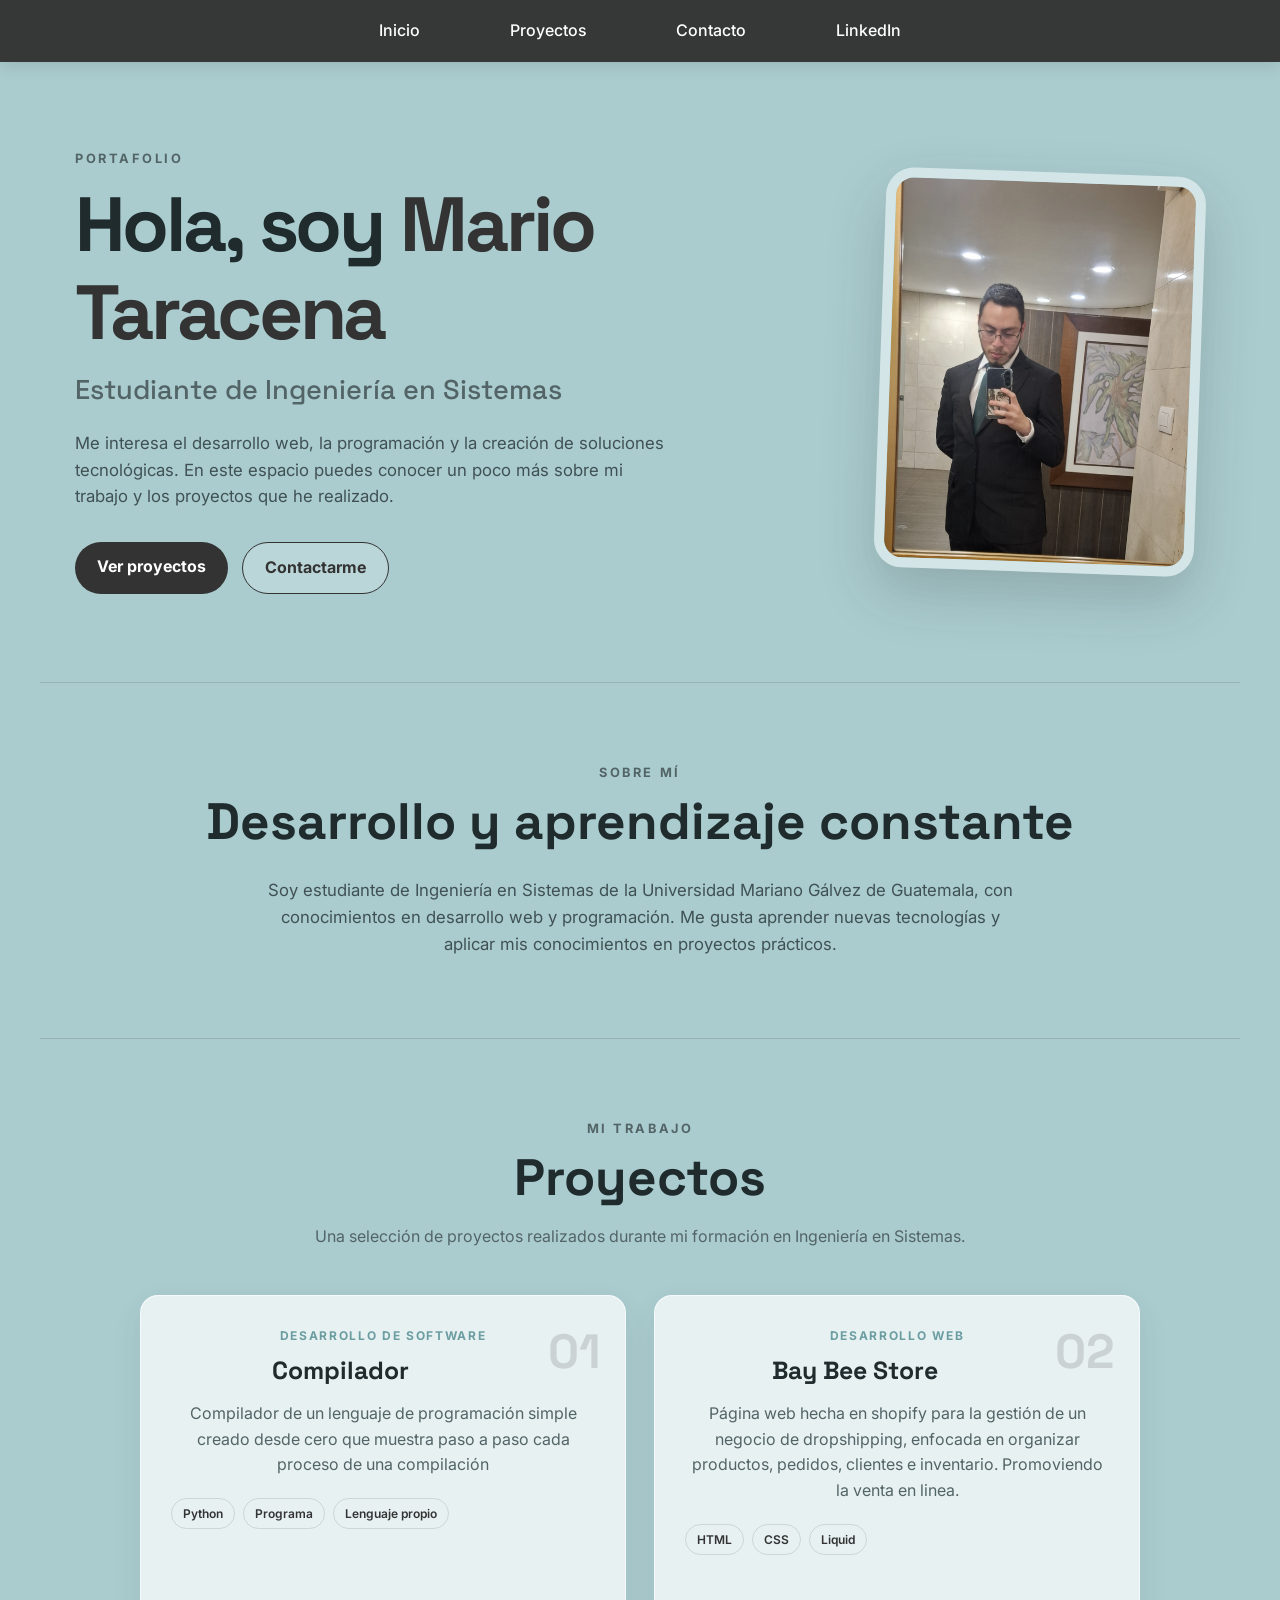
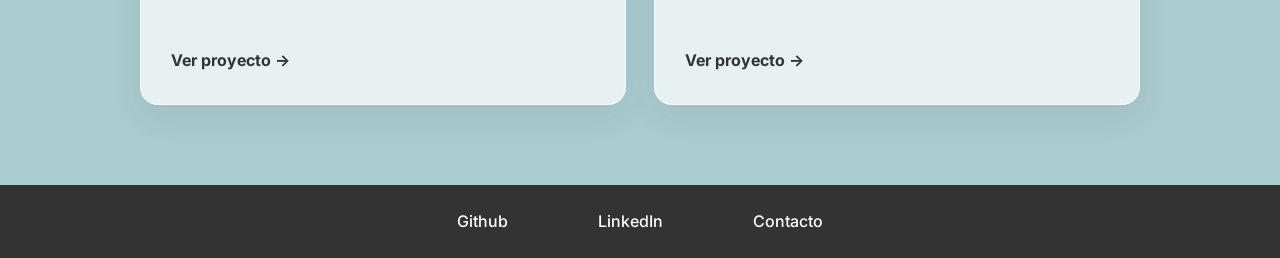
<file: index.html>
<!DOCTYPE html>
<html lang="es">
<head>
    <meta charset="UTF-8">
    <meta name="viewport" content="width=device-width, initial-scale=1.0">
    <meta name="description" content="Portafolio de Mario Taracena, estudiante de Ingeniería en Sistemas.">
    <title>Inicio | Mario Taracena</title>
    <link href="style.css" rel="stylesheet" type="text/css">
</head>

<body>
    <header>
        <nav class="menu" aria-label="Navegación principal">
            <ul class="links">
                <li><a href="index.html">Inicio</a></li>
                <li><a href="proyectos.html">Proyectos</a></li>
                <li><a href="mailto:mariotaracena123@gmail.com">Contacto</a></li>
                <li><a href="https://www.linkedin.com/in/mario-taracena-p%C3%A9rez-4a7136224/">LinkedIn</a></li>
            </ul>
        </nav>
    </header>

    <main class="hero">
        <section class="hero-content">
            <div class="hero-text">
                <p class="eyebrow">PORTAFOLIO</p>
                <h1>Hola, soy <span>Mario Taracena</span></h1>
                <h2>Estudiante de Ingeniería en Sistemas</h2>
                <p class="description">
                    Me interesa el desarrollo web, la programación y la creación de soluciones
                    tecnológicas. En este espacio puedes conocer un poco más sobre mi trabajo
                    y los proyectos que he realizado.
                </p>

                <div class="hero-buttons">
                    <a class="button primary-button" href="proyectos.html">Ver proyectos</a>
                    <a class="button secondary-button" href="mailto:mariotaracena001@gmail.com">Contactarme</a>
                </div>
            </div>

            <div class="hero-image">
                <div class="image-frame">
                    <img src="portada.png" alt="Imagen de presentación (cambiar despues)">
                </div>
            </div>
        </section>

        <section class="intro-section">
            <div class="section-heading">
                <p class="eyebrow">SOBRE MÍ</p>
                <h2>Desarrollo y aprendizaje constante</h2>
            </div>
            <p>
                Soy estudiante de Ingeniería en Sistemas de la Universidad Mariano Gálvez de Guatemala,
                con conocimientos en desarrollo web y programación. Me gusta aprender nuevas tecnologías
                y aplicar mis conocimientos en proyectos prácticos.
            </p>
        </section>

        <section class="projects-section">
            <div class="section-heading centered">
                <p class="eyebrow">MI TRABAJO</p>
                <h1>Proyectos</h1>
                <p>Una selección de proyectos realizados durante mi formación en Ingeniería en Sistemas.</p>
            </div>

            <div class="projects-grid">
                <article class="project-card">
                    <div class="project-number">01</div>
                    <div class="project-content">
                        <p class="project-type">DESARROLLO DE SOFTWARE</p>
                        <h2>Compilador</h2>
                        <p>
                            Compilador de un lenguaje de programación simple creado desde cero que muestra paso a paso cada proceso de una compilación
                        </p>
                        <div class="tags">
                            <span>Python</span>
                            <span>Programa</span>
                            <span>Lenguaje propio</span>
                        </div>
                    </div>
                    <a class="card-link" href="https://github.com/marioo-t/compilador">Ver proyecto <span aria-hidden="true">→</span></a>
                </article>

                <article class="project-card">
                    <div class="project-number">02</div>
                    <div class="project-content">
                        <p class="project-type">DESARROLLO WEB</p>
                        <h2>Bay Bee Store</h2>
                        <p>
                            Página web hecha en shopify para la gestión de un negocio de dropshipping, enfocada en organizar productos, pedidos, clientes e inventario. Promoviendo la venta en linea.
                        </p>
                        <div class="tags">
                            <span>HTML</span>
                            <span>CSS</span>
                            <span>Liquid</span>
                        </div>
                    </div>
                    <a class="card-link" href="https://storebaybee.myshopify.com/">Ver proyecto <span aria-hidden="true">→</span></a>
                </article>
            </div>
        </section>
    </main>

    <footer>
        <ul class="links_footer">
            <li><a href="https://github.com/marioo-t">Github</a></li>
            <li><a href="https://www.linkedin.com/in/mario-taracena-p%C3%A9rez-4a7136224/">LinkedIn</a></li>
            <li><a href="mailto:mariotaracena123@gmail.com">Contacto</a></li>
        </ul>
    </footer>
</body>
</html>
</file>
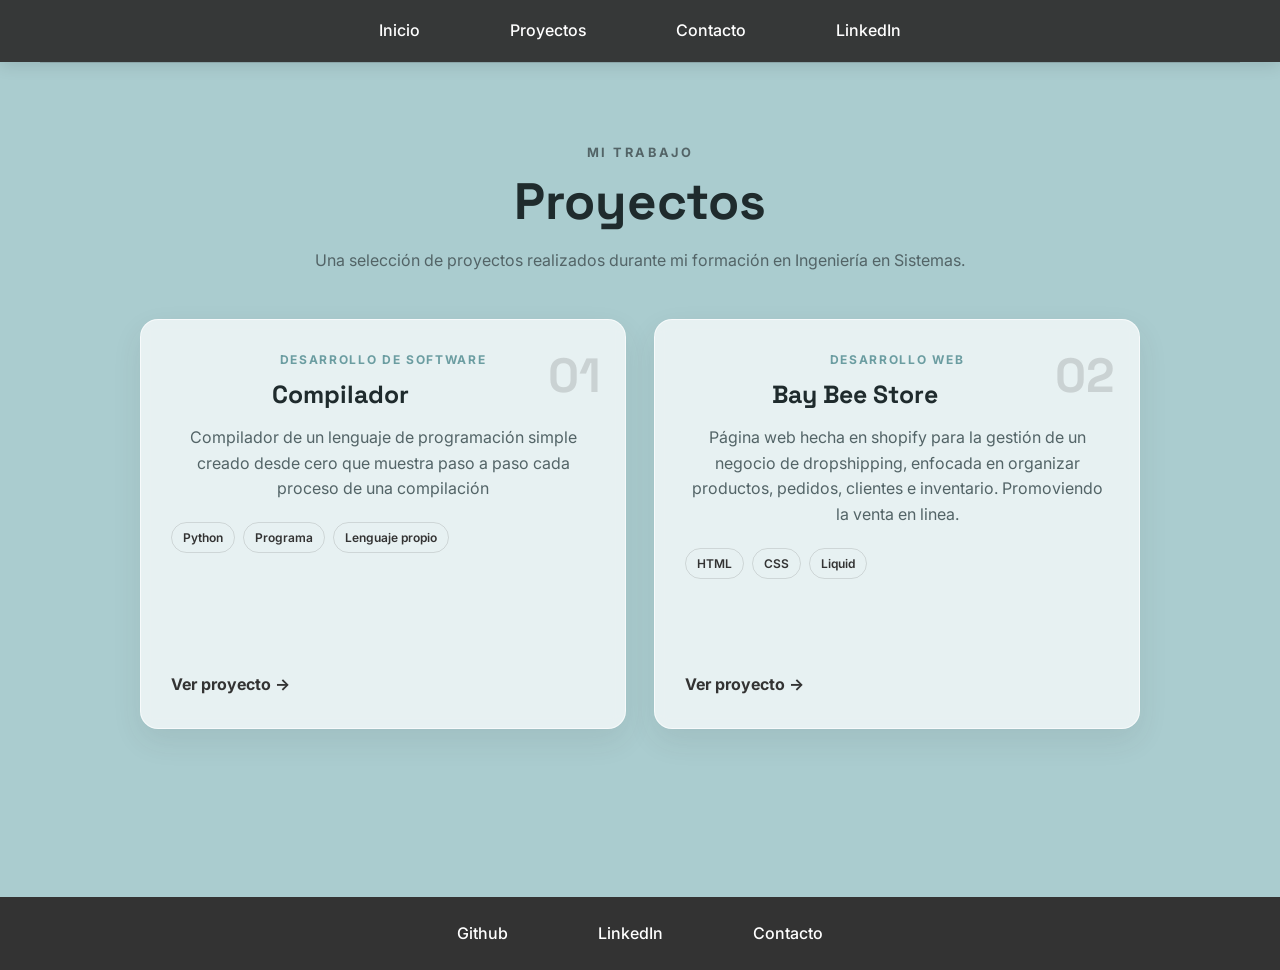
<file: proyectos.html>
<!DOCTYPE html>
<html lang="es">
<head>
    <meta charset="UTF-8">
    <meta name="viewport" content="width=device-width, initial-scale=1.0">
    <meta name="description" content="Proyectos de Mario Taracena.">
    <title>Proyectos | Mario Taracena</title>
    <link href="style.css" rel="stylesheet" type="text/css">
</head>

<body>
    <header>
        <nav class="menu" aria-label="Navegación principal">
            <ul class="links">
                <li><a href="index.html">Inicio</a></li>
                <li><a href="proyectos.html">Proyectos</a></li>
                <li><a href="mailto:mariotaracena123@gmail.com">Contacto</a></li>
                <li><a href="https://www.linkedin.com/in/mario-taracena-p%C3%A9rez-4a7136224/">LinkedIn</a></li>
            </ul>
        </nav>
    </header>

    <main class="projects-page">
        <section class="projects-section">
            <div class="section-heading centered">
                <p class="eyebrow">MI TRABAJO</p>
                <h1>Proyectos</h1>
                <p>Una selección de proyectos realizados durante mi formación en Ingeniería en Sistemas.</p>
            </div>

            <div class="projects-grid">
                <article class="project-card">
                    <div class="project-number">01</div>
                    <div class="project-content">
                        <p class="project-type">DESARROLLO DE SOFTWARE</p>
                        <h2>Compilador</h2>
                        <p>
                            Compilador de un lenguaje de programación simple creado desde cero que muestra paso a paso cada proceso de una compilación
                        </p>
                        <div class="tags">
                            <span>Python</span>
                            <span>Programa</span>
                            <span>Lenguaje propio</span>
                        </div>
                    </div>
                    <a class="card-link" href="https://github.com/marioo-t/compilador">Ver proyecto <span aria-hidden="true">→</span></a>
                </article>

                <article class="project-card">
                    <div class="project-number">02</div>
                    <div class="project-content">
                        <p class="project-type">DESARROLLO WEB</p>
                        <h2>Bay Bee Store</h2>
                        <p>
                            Página web hecha en shopify para la gestión de un negocio de dropshipping, enfocada en organizar productos, pedidos, clientes e inventario. Promoviendo la venta en linea.
                        </p>
                        <div class="tags">
                            <span>HTML</span>
                            <span>CSS</span>
                            <span>Liquid</span>
                        </div>
                    </div>
                    <a class="card-link" href="https://storebaybee.myshopify.com/">Ver proyecto <span aria-hidden="true">→</span></a>
                </article>
            </div>
        </section>
    </main>

    <footer>
        <ul class="links_footer">
            <li><a href="https://github.com/marioo-t">Github</a></li>
            <li><a href="https://www.linkedin.com/in/mario-taracena-p%C3%A9rez-4a7136224/">LinkedIn</a></li>
            <li><a href="mailto:mariotaracena123@gmail.com">Contacto</a></li>
        </ul>
    </footer>
</body>
</html>
</file>
<file: style.css>
@import url("https://fonts.googleapis.com/css2?family=Inter:wght@400;500;600&family=Space+Grotesk:wght@500;600;700&display=swap");

:root {
    --primary-color: #AACCCF;
    --secondary-color: #333;
    --secondary-dark: #242424;
    --text-color: #fff;
    --dark-text: #1f2b2d;
    --muted-text: #536467;
    --card-bg: rgba(255, 255, 255, 0.72);
    --border: rgba(51, 51, 51, 0.16);
    --accent: #6b9da1;
    --radius: 18px;
}

* {
    box-sizing: border-box;
    margin: 0;
    padding: 0;
}

html {
    scroll-behavior: smooth;
}

body {
    min-height: 100vh;
    background: var(--primary-color);
    color: var(--dark-text);
    font-family: "Inter", Arial, sans-serif;
    line-height: 1.6;
}

a {
    color: inherit;
}

header {
    background: rgba(51, 51, 51, 0.97);
    position: sticky;
    top: 0;
    z-index: 10;
    box-shadow: 0 3px 16px rgba(0, 0, 0, 0.12);
}

.menu {
    max-width: 1200px;
    margin: 0 auto;
    padding: 0 28px;
}

.links,
.links_footer {
    list-style: none;
    display: flex;
    justify-content: center;
    align-items: center;
    gap: clamp(25px, 7vw, 90px);
    padding: 18px 0;
}

.links a,
.links_footer a {
    color: var(--text-color);
    text-decoration: none;
    font-weight: 500;
    transition: color 0.2s ease, transform 0.2s ease;
}

.links a:hover,
.links_footer a:hover {
    color: #d7f4f6;
}

main {
    width: min(1200px, calc(100% - 40px));
    margin: 0 auto;
}

.hero {
    min-height: calc(100vh - 65px);
}

.hero-content {
    min-height: 620px;
    display: flex;
    align-items: center;
    justify-content: space-between;
    gap: 70px;
    padding: 70px 35px;
}

.hero-text {
    max-width: 620px;
}

.eyebrow {
    margin-bottom: 10px;
    color: var(--muted-text);
    font-size: 0.8rem;
    font-weight: 700;
    letter-spacing: 0.2em;
}

h1,
h2,
h3 {
    font-family: "Space Grotesk", Arial, sans-serif;
    line-height: 1.15;
}

.hero-text h1 {
    font-size: clamp(2.7rem, 6vw, 5rem);
    letter-spacing: -0.04em;
}

.hero-text h1 span {
    color: var(--secondary-color);
}

.hero-text h2 {
    margin-top: 18px;
    color: var(--muted-text);
    font-size: clamp(1.25rem, 2.5vw, 1.7rem);
    font-weight: 500;
}

.description {
    max-width: 590px;
    margin-top: 24px;
    color: #405154;
    font-size: 1.05rem;
}

.hero-buttons {
    display: flex;
    flex-wrap: wrap;
    gap: 14px;
    margin-top: 32px;
}

.button {
    display: inline-block;
    padding: 12px 22px;
    border-radius: 999px;
    text-decoration: none;
    font-weight: 700;
    transition: transform 0.2s ease, box-shadow 0.2s ease, background 0.2s ease;
}

.button:hover {
    transform: translateY(-3px);
    box-shadow: 0 8px 18px rgba(51, 51, 51, 0.16);
}

.primary-button {
    background: var(--secondary-color);
    color: var(--text-color);
}

.secondary-button {
    border: 1px solid var(--secondary-color);
    color: var(--secondary-color);
    background: rgba(255, 255, 255, 0.2);
}

.hero-image {
    display: flex;
    justify-content: center;
    align-items: center;
    flex: 0 0 330px;
}

.image-frame {
    position: relative;
    width: 320px;
    height: 400px;
    overflow: hidden;
    border-radius: 28px;
    border: 10px solid rgba(255, 255, 255, 0.5);
    box-shadow: 0 24px 55px rgba(51, 51, 51, 0.22);
    transform: rotate(2deg);
}

.image-frame::after {
    content: "";
    position: absolute;
    inset: 0;
    background: linear-gradient(135deg, rgba(255,255,255,0.12), transparent 55%);
    pointer-events: none;
}

.image-frame img {
    width: 100%;
    height: 100%;
    object-fit: cover;
}

.intro-section,
.projects-section {
    border-top: 1px solid var(--border);
    padding: 80px 35px;
    text-align: center;
}

.section-heading h2,
.section-heading h1 {
    font-size: clamp(2rem, 4vw, 3.2rem);
}

.section-heading.centered {
    text-align: center;
    max-width: 760px;
    margin: 0 auto 45px;
}

.section-heading.centered > p:last-child {
    margin-top: 16px;
    color: var(--muted-text);
}

.intro-section > p {
    max-width: 760px;
    margin: 25px auto 0;
    color: #405154;
    text-align: center;
    font-size: 1.05rem;
}

.projects-page {
    min-height: calc(100vh - 65px);
}

.projects-grid {
    width: min(100%, 1000px);
    margin: 0 auto;
    display: grid;
    grid-template-columns: repeat(2, minmax(0, 1fr));
    gap: 28px;
    align-items: stretch;
}

.project-card {
    min-height: 410px;
    position: relative;
    display: flex;
    flex-direction: column;
    justify-content: space-between;
    padding: 30px;
    overflow: hidden;
    background: var(--card-bg);
    border: 1px solid rgba(255, 255, 255, 0.65);
    border-radius: var(--radius);
    box-shadow: 0 12px 30px rgba(51, 51, 51, 0.09);
    backdrop-filter: blur(6px);
    transition: transform 0.25s ease, box-shadow 0.25s ease;
}

.project-card:hover {
    transform: translateY(-7px);
    box-shadow: 0 20px 40px rgba(51, 51, 51, 0.16);
}

.project-number {
    position: absolute;
    top: 18px;
    right: 24px;
    color: rgba(51, 51, 51, 0.16);
    font-family: "Space Grotesk", Arial, sans-serif;
    font-size: 3rem;
    font-weight: 700;
}

.project-type {
    color: var(--accent);
    font-size: 0.75rem;
    font-weight: 700;
    letter-spacing: 0.14em;
}

.project-content h2 {
    max-width: 80%;
    margin-top: 12px;
    font-size: 1.55rem;
}

.project-content > p:not(.project-type) {
    margin-top: 16px;
    color: var(--muted-text);
}

.tags {
    display: flex;
    flex-wrap: wrap;
    gap: 8px;
    margin-top: 20px;
}

.tags span {
    padding: 5px 11px;
    border: 1px solid rgba(51, 51, 51, 0.14);
    border-radius: 999px;
    color: var(--secondary-color);
    font-size: 0.75rem;
    font-weight: 600;
}

.card-link {
    align-self: flex-start;
    margin-top: 28px;
    color: var(--secondary-color);
    text-decoration: none;
    font-weight: 700;
}

.card-link:hover {
    color: var(--accent);
}

footer {
    margin-top: 0;
    background: var(--secondary-color);
}

footer .links_footer {
    max-width: 1200px;
    margin: 0 auto;
    padding: 24px 28px;
}

@media (max-width: 800px) {
    .hero-content {
        min-height: auto;
        flex-direction: column;
        justify-content: center;
        text-align: center;
        gap: 45px;
        padding: 65px 20px;
    }

    .hero-text {
        display: flex;
        flex-direction: column;
        align-items: center;
    }

    .hero-buttons {
        justify-content: center;
    }

    .hero-image {
        flex-basis: auto;
    }

    .projects-grid {
        grid-template-columns: 1fr;
        max-width: 600px;
    }

    .project-card {
        min-height: 360px;
    }
}

@media (max-width: 560px) {
    .menu {
        padding: 0 16px;
    }

    .links {
        gap: 16px;
        flex-wrap: wrap;
        font-size: 0.88rem;
    }

    main {
        width: min(100% - 24px, 1200px);
    }

    .hero-content,
    .intro-section,
    .projects-section {
        padding-left: 10px;
        padding-right: 10px;
    }

    .hero-text h1 {
        font-size: 2.5rem;
    }

    .image-frame {
        width: 250px;
        height: 330px;
    }

    .hero-image {
        flex-basis: auto;
    }

    .project-card {
        padding: 24px;
    }

    .links_footer {
        gap: 20px;
        flex-wrap: wrap;
    }
}
</file>
